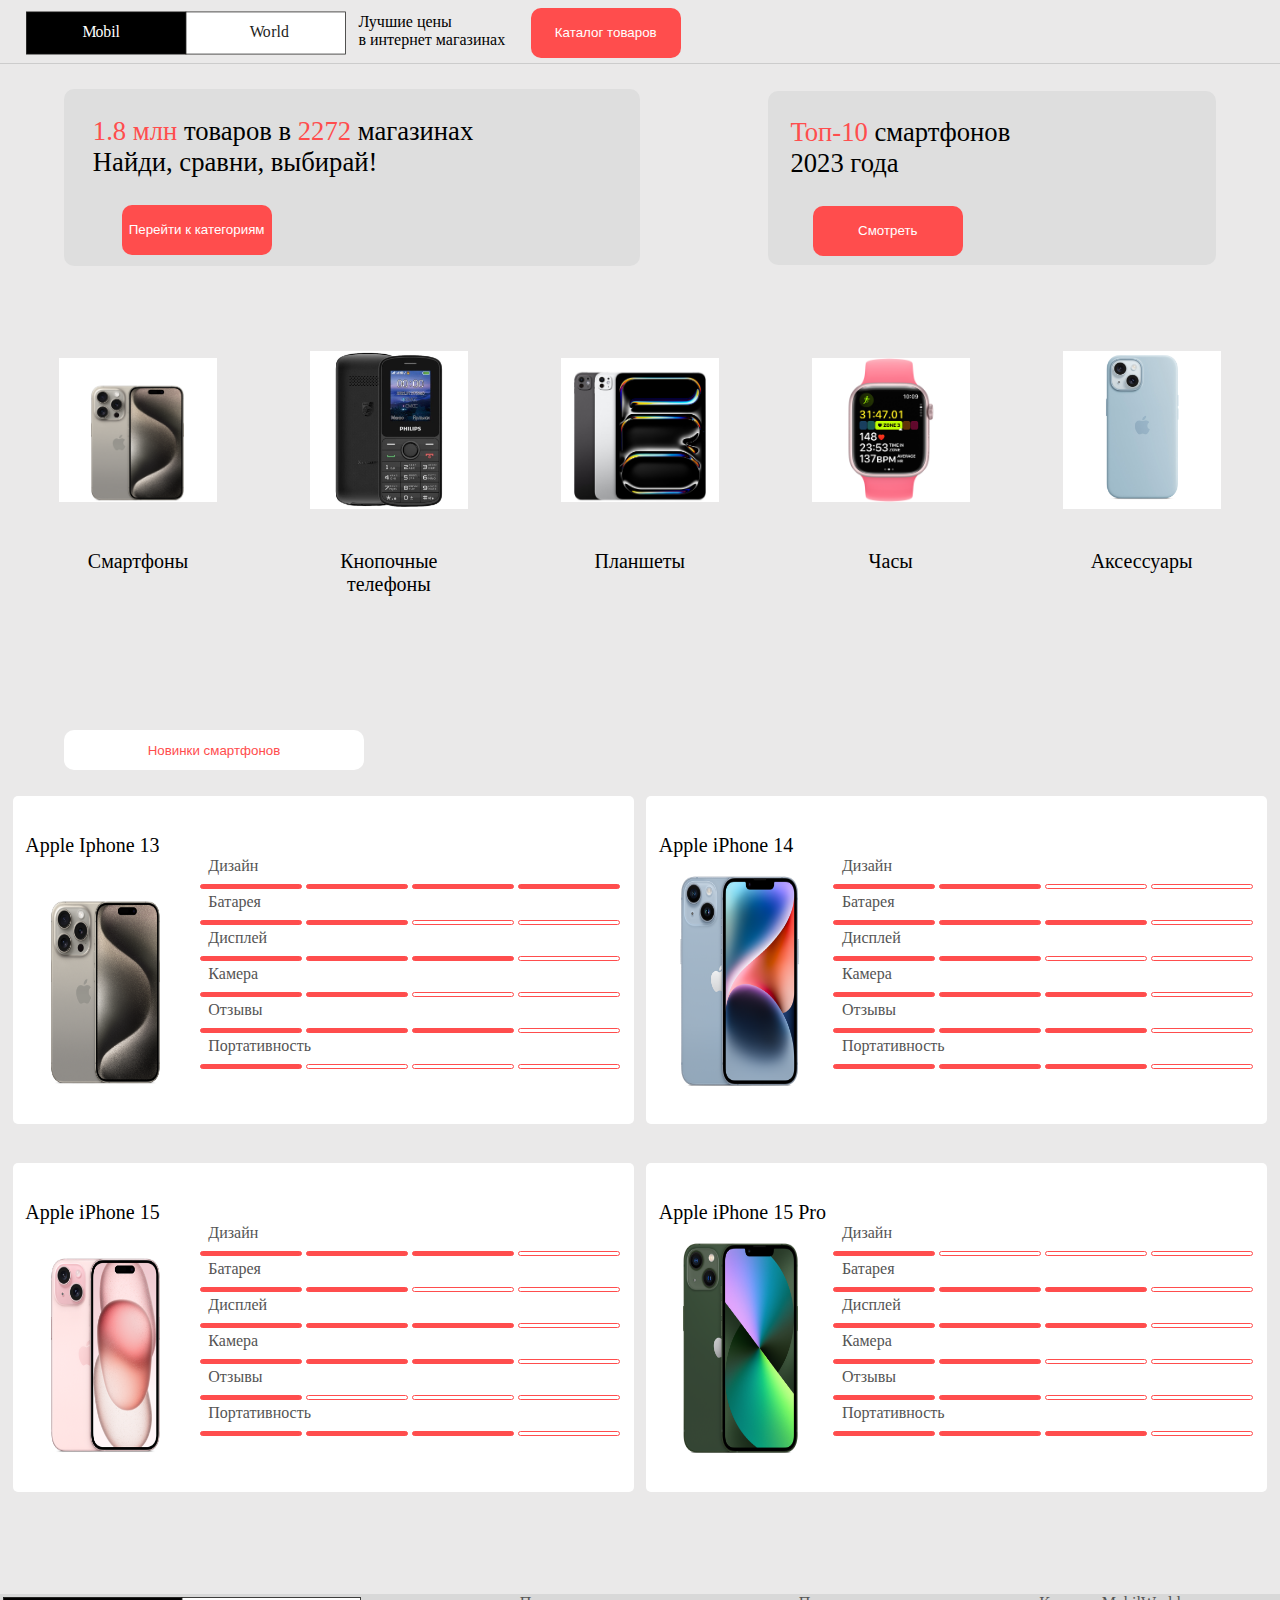
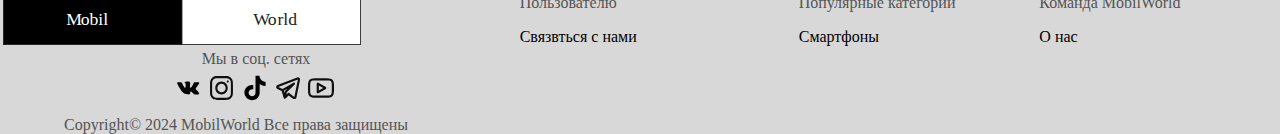
<file: index.html>
<!DOCTYPE html>
<html lang="en">

<head>
    <meta charset="UTF-8">
    <meta name="viewport" content="width=device-width, initial-scale=1.0">
    <link rel="stylesheet" href="common.css">
    <link rel="stylesheet" href="main.css">
    <title>MobilWorld.com</title>
</head>

<body>
    <div class="container">
        <header>
            <button class="ham" id="ham"></button>
            <?xml version="1.0" encoding="UTF-8"?>
            <svg id="_Слой_1" data-name="Слой 1" xmlns="http://www.w3.org/2000/svg" viewBox="0 0 424.73 56.93">
                <defs>
                    <style>
                        .cls-1 {
                            fill: #1d1d1b;
                        }

                        .cls-1,
                        .cls-2 {
                            font-family: MyriadPro-Regular, 'Myriad Pro';
                            font-size: 21px;
                        }

                        .cls-3 {
                            letter-spacing: 0em;
                        }

                        .cls-4 {
                            letter-spacing: 0em;
                        }

                        .cls-5 {
                            letter-spacing: 0em;
                        }

                        .cls-6,
                        .cls-2 {
                            fill: #fff;
                        }

                        .cls-6,
                        .cls-7 {
                            stroke: #1d1d1b;
                            stroke-miterlimit: 10;
                        }

                        .cls-8 {
                            letter-spacing: -.03em;
                        }
                    </style>
                </defs>
                <rect class="cls-7" x=".5" y=".5" width="211.86" height="55.93" />
                <rect class="cls-6" x="212.36" y=".5" width="211.86" height="55.93" />
                <text class="cls-2" transform="translate(75.12 33.59)">
                    <tspan class="cls-5" x="0" y="0">M</tspan>
                    <tspan x="17.01" y="0">obil</tspan>
                </text>
                <text class="cls-1" transform="translate(297.04 33.59)">
                    <tspan class="cls-8" x="0" y="0">W</tspan>
                    <tspan class="cls-3" x="17.07" y="0">o</tspan>
                    <tspan class="cls-4" x="28.6" y="0">r</tspan>
                    <tspan x="35.55" y="0">ld</tspan>
                </text>
            </svg>
            <span>Лучшие цены<br>
                в интернет магазинах</span>
            <button id="menu-button">Каталог товаров</button>
        </header>
        <div class="dropdown" id="dropdown">
            <div class="cat">
                <p>Каталог товаров</p>
                <button onclick="sphones()">Смартфоны</button>
                <button onclick="tabs()">Планшеты</button>
                <button onclick="watch()">Часы</button>
                <button>Аксессуары</button>
            </div>
            <div class="smart">
                <p>Смартфоны</p>
                <button onclick="sphones()">Все смартфоны</button>
                <button><span>New</span> Новинки смартфонов</button>
                <button>Недорогие смартфоны</button>
                <button>Смартфоны на Android</button>
                <button>Премиум смартфоны</button>
                <button>Кнопочные телефоны</button>
                <button>Apple</button>
                <button>Xiaomi</button>
                <button>Samsumg</button>
                <button>Honor</button>
                <button>Realme</button>
                <button>Tecno</button>
                <button>INFINIX</button>
                <button>POCO</button>
            </div>
            <div class="apple">
                <p>Apple</p>
                <button>Все смартфоны Apple</button>
                <button><span>New</span> Iphone 14 Pro Max</button>
                <button><span>New</span> Iphone 14 Pro</button>
                <button><span>New</span> Iphone 14 Plus</button>
                <button><span>New</span> Iphone 14</button>
                <button>Iphone 13 Pro Max</button>
                <button>Iphone 13 Pro</button>
                <button>Iphone 13</button>
                <button>Iphone 13 Mini</button>
                <button>Iphone 12</button>
                <button>Iphone 11</button>
            </div>
        </div>
        <div class="promote">
            <div class="cp1">
                <p><span>1.8 млн </span>товаров в<span> 2272</span> магазинах<br>
                    Найди, сравни, выбирай!
                </p>
                <button onclick="sphones()">Перейти к категориям</button>
            </div>
            <div class="cp2">
                <p><span>Топ-10</span> смартфонов<br>
                    2023 года</p>
                <button onclick="ten()">Смотреть</button>
            </div>
        </div>
        <div class="categories">
            <div class="sphones" onclick="sphones()"></div>
            <div class="knop"></div>
            <div class="tabs" onclick="tabs()"></div>
            <div class="swatch" onclick="watch()"></div>
            <div class="acs"></div>
            <div class="captions">
                <p>Смартфоны</p>
                <p>Кнопочные<br>телефоны</p>
                <p>Планшеты</p>
                <p>Часы</p>
                <p>Аксессуары</p>
            </div>
        </div>
        <div class="new">
            <button>Новинки смартфонов</button>
            <div class="smth">
                <span>Apple Iphone 13</span>
                <img src="pics/sphone.png">
                <div class="stats">
                    <div class="design">
                        <span>Дизайн</span>
                        <div class="bar"></div>
                        <div class="bar"></div>
                        <div class="bar"></div>
                        <div class="bar"></div>
                    </div>
                    <div class="batery">
                        <span>Батарея</span>
                        <div class="bar"></div>
                        <div class="bar"></div>
                        <div class="bar1"></div>
                        <div class="bar1"></div>
                    </div>
                    <div class="display">
                        <span>Дисплей</span>
                        <div class="bar"></div>
                        <div class="bar"></div>
                        <div class="bar"></div>
                        <div class="bar1"></div>
                    </div>
                    <div class="camera">
                        <span>Камера</span>
                        <div class="bar"></div>
                        <div class="bar"></div>
                        <div class="bar1"></div>
                        <div class="bar1"></div>
                    </div>
                    <div class="answer">
                        <span>Отзывы</span>
                        <div class="bar"></div>
                        <div class="bar"></div>
                        <div class="bar"></div>
                        <div class="bar"></div>
                    </div>
                    <div class="port">
                        <span>Портативность</span>
                        <div class="bar"></div>
                        <div class="bar1"></div>
                        <div class="bar1"></div>
                        <div class="bar1"></div>
                    </div>
                </div>

            </div>
            <div class="smth">
                <span>Apple iPhone 14</span>
                <img src="pics/top3.png">
                <div class="stats">
                    <div class="design">
                        <span>Дизайн</span>
                        <div class="bar"></div>
                        <div class="bar"></div>
                        <div class="bar1"></div>
                        <div class="bar1"></div>
                    </div>
                    <div class="batery">
                        <span>Батарея</span>
                        <div class="bar"></div>
                        <div class="bar"></div>
                        <div class="bar"></div>
                        <div class="bar1"></div>
                    </div>
                    <div class="display">
                        <span>Дисплей</span>
                        <div class="bar"></div>
                        <div class="bar"></div>
                        <div class="bar1"></div>
                        <div class="bar1"></div>
                    </div>
                    <div class="camera">
                        <span>Камера</span>
                        <div class="bar"></div>
                        <div class="bar"></div>
                        <div class="bar"></div>
                        <div class="bar"></div>
                    </div>
                    <div class="answer">
                        <span>Отзывы</span>
                        <div class="bar"></div>
                        <div class="bar"></div>
                        <div class="bar"></div>
                        <div class="bar"></div>
                    </div>
                    <div class="port">
                        <span>Портативность</span>
                        <div class="bar"></div>
                        <div class="bar"></div>
                        <div class="bar"></div>
                        <div class="bar1"></div>
                    </div>
                </div>
            </div>
            <div class="smth">
                <span>Apple iPhone 15</span>
                <img src="pics/top2.png">
                <div class="stats">
                    <div class="design">
                        <span>Дизайн</span>
                        <div class="bar"></div>
                        <div class="bar"></div>
                        <div class="bar"></div>
                        <div class="bar1"></div>
                    </div>
                    <div class="batery">
                        <span>Батарея</span>
                        <div class="bar"></div>
                        <div class="bar"></div>
                        <div class="bar1"></div>
                        <div class="bar1"></div>
                    </div>
                    <div class="display">
                        <span>Дисплей</span>
                        <div class="bar"></div>
                        <div class="bar"></div>
                        <div class="bar"></div>
                        <div class="bar"></div>
                    </div>
                    <div class="camera">
                        <span>Камера</span>
                        <div class="bar"></div>
                        <div class="bar"></div>
                        <div class="bar"></div>
                        <div class="bar"></div>
                    </div>
                    <div class="answer">
                        <span>Отзывы</span>
                        <div class="bar"></div>
                        <div class="bar1"></div>
                        <div class="bar1"></div>
                        <div class="bar1"></div>
                    </div>
                    <div class="port">
                        <span>Портативность</span>
                        <div class="bar"></div>
                        <div class="bar"></div>
                        <div class="bar"></div>
                        <div class="bar1"></div>
                    </div>
                </div>
            </div>
            <div class="smth">
                <span>Apple iPhone 15 Pro</span>
                <img src="pics/top4.png">
                <div class="stats">
                    <div class="design">
                        <span>Дизайн</span>
                        <div class="bar"></div>
                        <div class="bar1"></div>
                        <div class="bar1"></div>
                        <div class="bar1"></div>
                    </div>
                    <div class="batery">
                        <span>Батарея</span>
                        <div class="bar"></div>
                        <div class="bar"></div>
                        <div class="bar"></div>
                        <div class="bar"></div>
                    </div>
                    <div class="display">
                        <span>Дисплей</span>
                        <div class="bar"></div>
                        <div class="bar"></div>
                        <div class="bar"></div>
                        <div class="bar1"></div>
                    </div>
                    <div class="camera">
                        <span>Камера</span>
                        <div class="bar"></div>
                        <div class="bar"></div>
                        <div class="bar1"></div>
                        <div class="bar1"></div>
                    </div>
                    <div class="answer">
                        <span>Отзывы</span>
                        <div class="bar"></div>
                        <div class="bar"></div>
                        <div class="bar1"></div>
                        <div class="bar1"></div>
                    </div>
                    <div class="port">
                        <span>Портативность</span>
                        <div class="bar"></div>
                        <div class="bar"></div>
                        <div class="bar"></div>
                        <div class="bar"></div>
                    </div>
                </div>
            </div>
        </div>
        <footer>
            <div class="left">
                <img src="logo.svg">
                <span>Мы в соц. сетях</span>
                <div class="soc">
                    <img src="pics/vk-svgrepo-com.svg">
                    <img src="pics/instagram-svgrepo-com.svg">
                    <img src="pics/tiktok-svgrepo-com.svg">
                    <img src="pics/telegram-svgrepo-com.svg">
                    <img src="pics/youtube-svgrepo-com.svg">
                </div>
            </div>
            <div class="right">
                <div class="for-user">
                    <span>Пользователю</span>
                    <p>Связвться с нами</p>         
                </div>
                <div class="popular">
                    <span>Популярные категории</span>
                    <p>Смартфоны</p>
                </div>
                <div class="team">
                    <span>Команда MobilWorld</span>
                    <p>О нас</p>
                </div>
            </div>
            <span class="copy">Copyright© 2024 MobilWorld Все права защищены</span>
        </footer>
    </div>
</body>
<script src="scripts.js"></script>
</html>
</file>
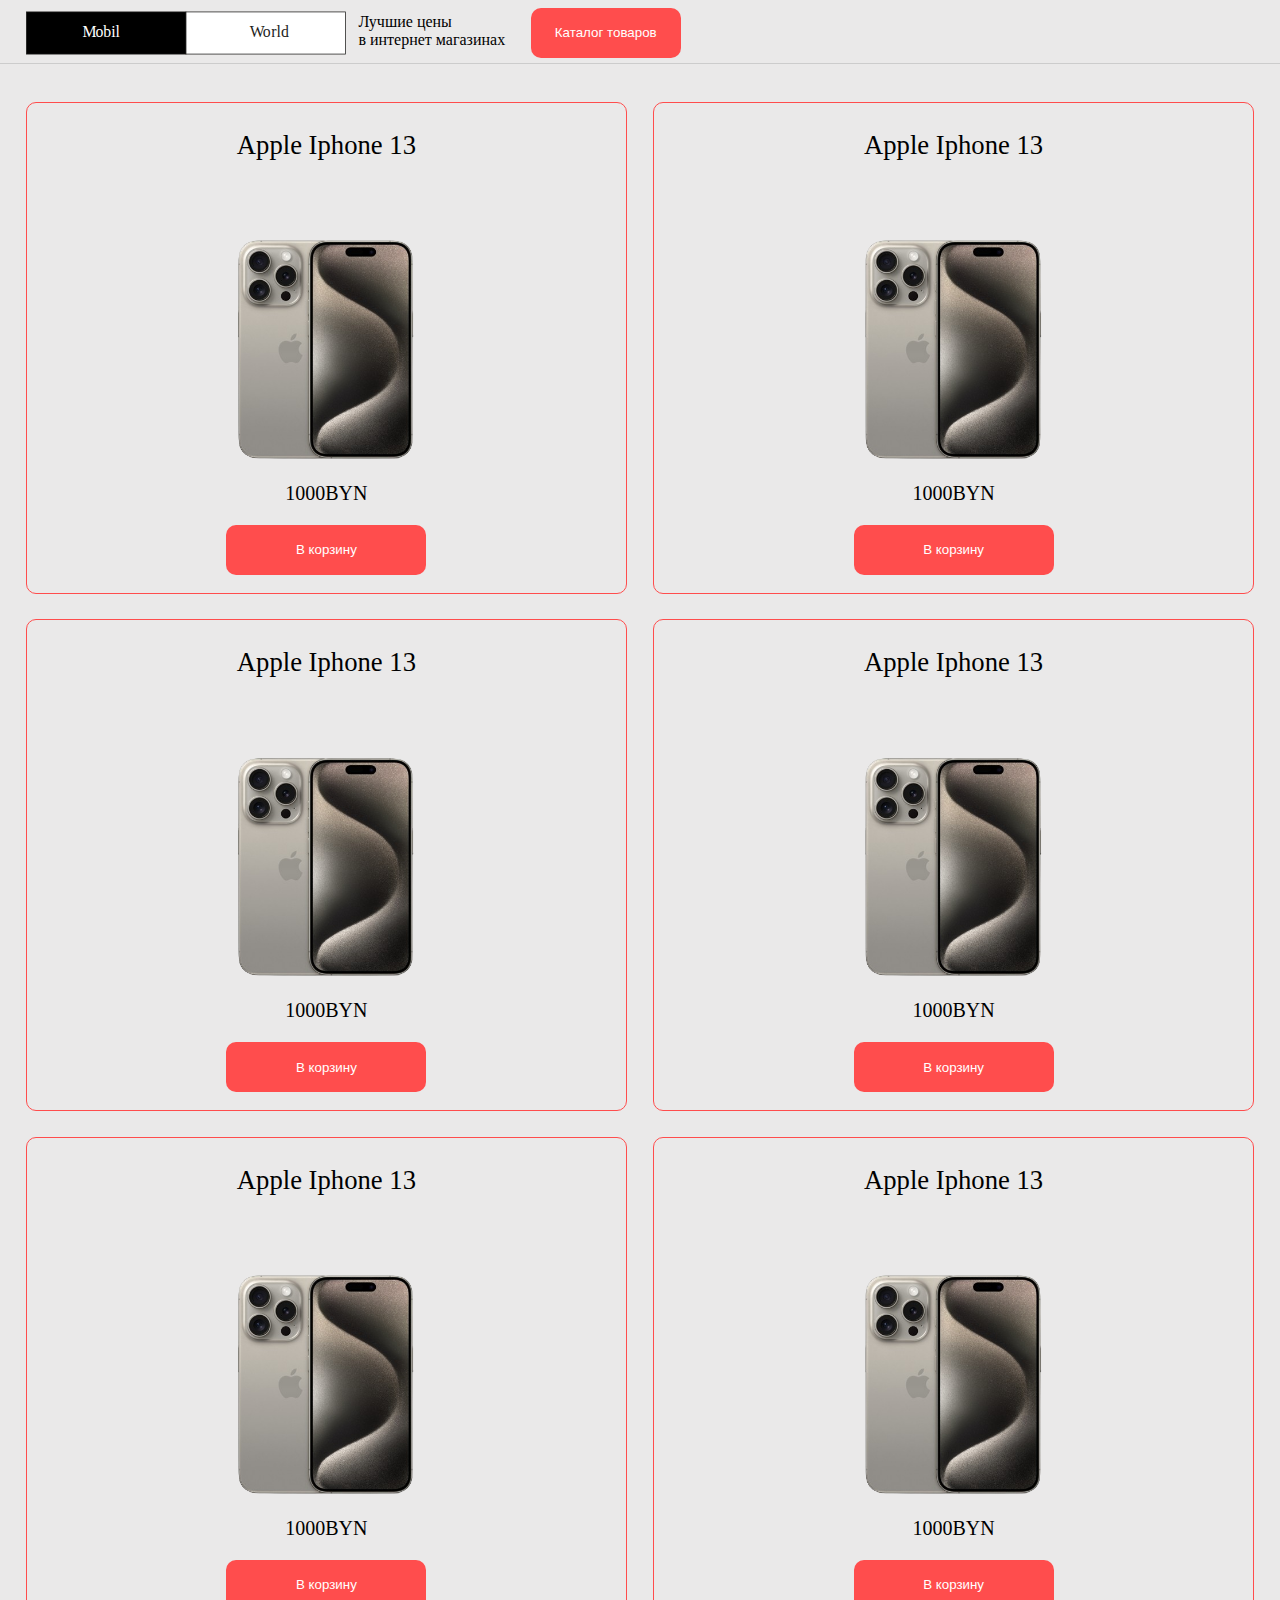
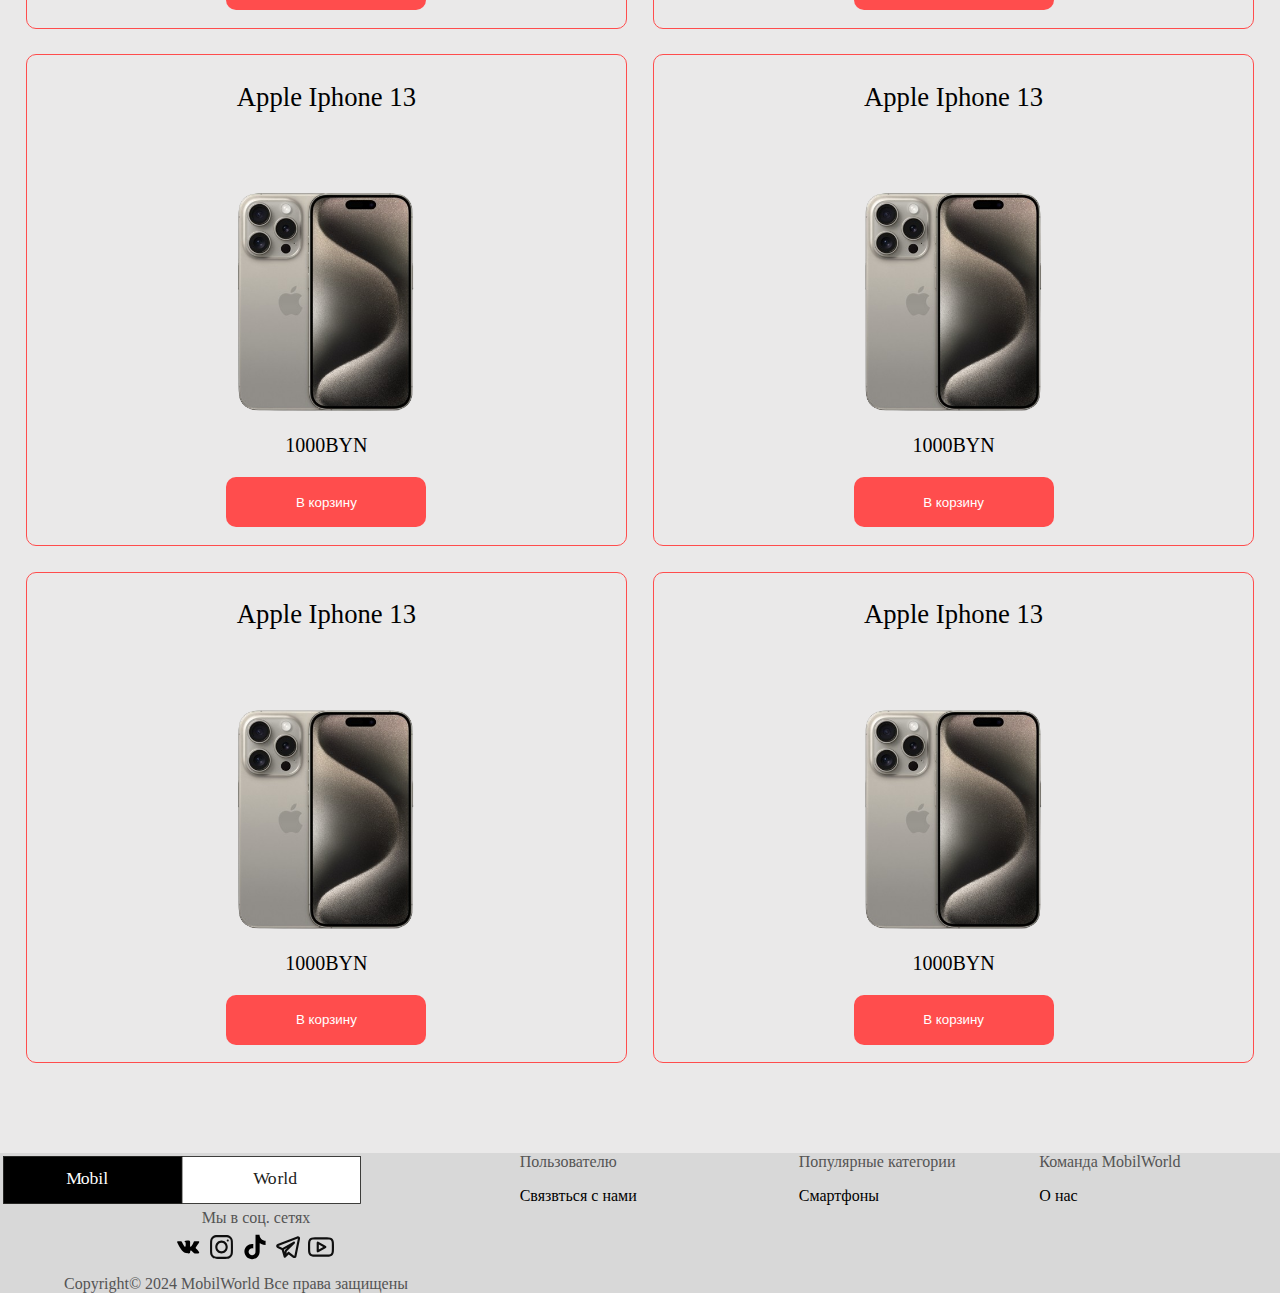
<file: sphones.html>
<!DOCTYPE html>
<html lang="en">
<head>
    <meta charset="UTF-8">
    <meta name="viewport" content="width=device-width, initial-scale=1.0">
    <link rel="stylesheet" href="common.css">
    <link rel="stylesheet" href="sphones.css">
    <title>MobilWorld.com</title>
</head>
<body>
    <div class="container">
        <header>
            <button class="ham" id="ham"></button>
            <?xml version="1.0" encoding="UTF-8"?>
            <svg id="_Слой_1" data-name="Слой 1" xmlns="http://www.w3.org/2000/svg" viewBox="0 0 424.73 56.93">
                <defs>
                    <style>
                        .cls-1 {
                            fill: #1d1d1b;
                        }

                        .cls-1,
                        .cls-2 {
                            font-family: MyriadPro-Regular, 'Myriad Pro';
                            font-size: 21px;
                        }

                        .cls-3 {
                            letter-spacing: 0em;
                        }

                        .cls-4 {
                            letter-spacing: 0em;
                        }

                        .cls-5 {
                            letter-spacing: 0em;
                        }

                        .cls-6,
                        .cls-2 {
                            fill: #fff;
                        }

                        .cls-6,
                        .cls-7 {
                            stroke: #1d1d1b;
                            stroke-miterlimit: 10;
                        }

                        .cls-8 {
                            letter-spacing: -.03em;
                        }
                    </style>
                </defs>
                <rect class="cls-7" x=".5" y=".5" width="211.86" height="55.93" />
                <rect class="cls-6" x="212.36" y=".5" width="211.86" height="55.93" />
                <text class="cls-2" transform="translate(75.12 33.59)">
                    <tspan class="cls-5" x="0" y="0">M</tspan>
                    <tspan x="17.01" y="0">obil</tspan>
                </text>
                <text class="cls-1" transform="translate(297.04 33.59)">
                    <tspan class="cls-8" x="0" y="0">W</tspan>
                    <tspan class="cls-3" x="17.07" y="0">o</tspan>
                    <tspan class="cls-4" x="28.6" y="0">r</tspan>
                    <tspan x="35.55" y="0">ld</tspan>
                </text>
            </svg>
            <span>Лучшие цены<br>
                в интернет магазинах</span>
            <button id="menu-button">Каталог товаров</button>
        </header>
        <div class="dropdown" id="dropdown">
            <div class="cat">
                <p>Каталог товаров</p>
                <button onclick="sphones()">Смартфоны</button>
                <button onclick="tabs()">Планшеты</button>
                <button onclick="watch()">Часы</button>
                <button>Аксессуары</button>
            </div>
            <div class="smart">
                <p>Смартфоны</p>
                <button onclick="sphones()">Все смартфоны</button>
                <button><span>New</span> Новинки смартфонов</button>
                <button>Недорогие смартфоны</button>
                <button>Смартфоны на Android</button>
                <button>Премиум смартфоны</button>
                <button>Кнопочные телефоны</button>
                <button>Apple</button>
                <button>Xiaomi</button>
                <button>Samsumg</button>
                <button>Honor</button>
                <button>Realme</button>
                <button>Tecno</button>
                <button>INFINIX</button>
                <button>POCO</button>
            </div>
            <div class="apple">
                <p>Apple</p>
                <button>Все смартфоны Apple</button>
                <button><span>New</span> Iphone 14 Pro Max</button>
                <button><span>New</span> Iphone 14 Pro</button>
                <button><span>New</span> Iphone 14 Plus</button>
                <button><span>New</span> Iphone 14</button>
                <button>Iphone 13 Pro Max</button>
                <button>Iphone 13 Pro</button>
                <button>Iphone 13</button>
                <button>Iphone 13 Mini</button>
                <button>Iphone 12</button>
                <button>Iphone 11</button>
            </div>
        </div>
    </div>
    <div class="goods">

    </div>
    <footer>
        <div class="left">
            <img src="logo.svg">
            <span>Мы в соц. сетях</span>
            <div class="soc">
                <img src="pics/vk-svgrepo-com.svg">
                <img src="pics/instagram-svgrepo-com.svg">
                <img src="pics/tiktok-svgrepo-com.svg">
                <img src="pics/telegram-svgrepo-com.svg">
                <img src="pics/youtube-svgrepo-com.svg">
            </div>
        </div>
        <div class="right">
            <div class="for-user">
                <span>Пользователю</span>
                <p>Связвться с нами</p>
            </div>
            <div class="popular">
                <span>Популярные категории</span>
                <p>Смартфоны</p>
            </div>
            <div class="team">
                <span>Команда MobilWorld</span>
                <p>О нас</p>
            </div>
        </div>
        <span class="copy">Copyright© 2024 MobilWorld Все права защищены</span>
    </footer>
    </div>
</body>
<script src="scripts.js"></script>
<script src="display-new.js"></script>
</html>
</file>
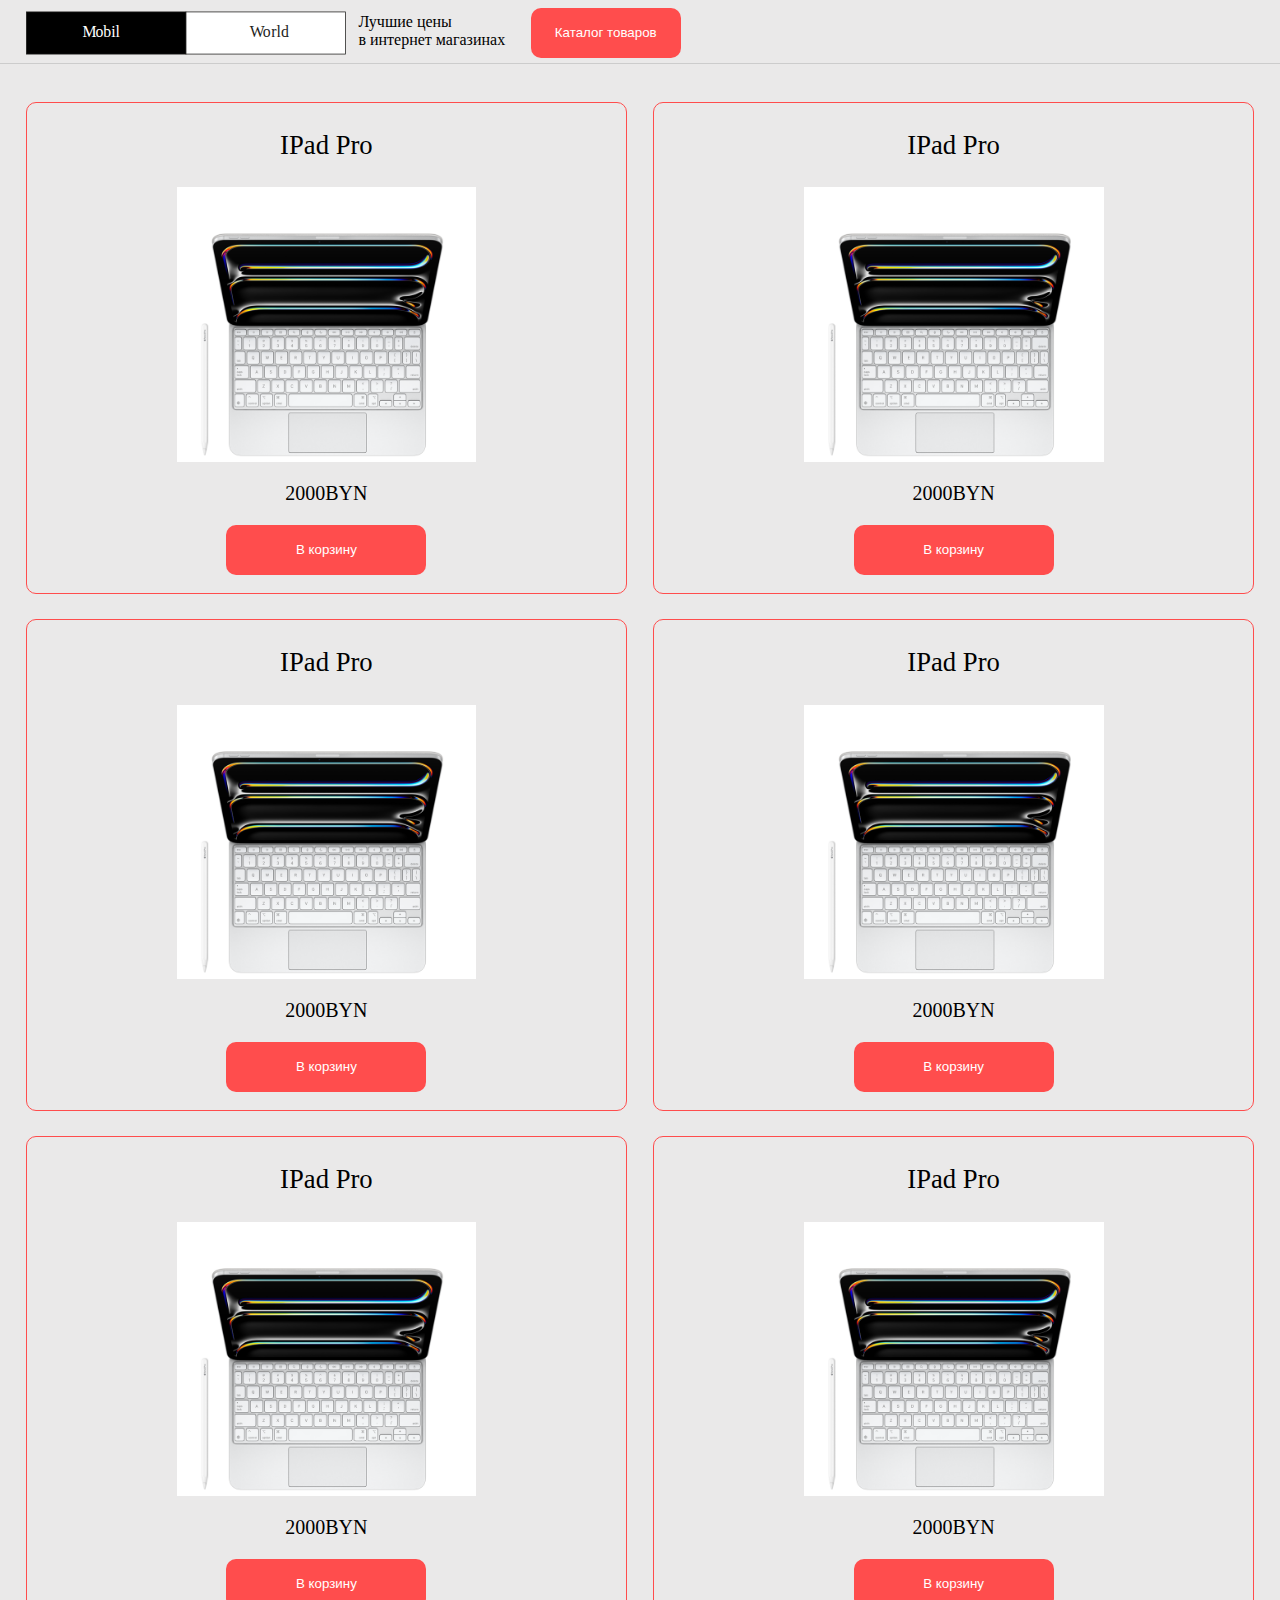
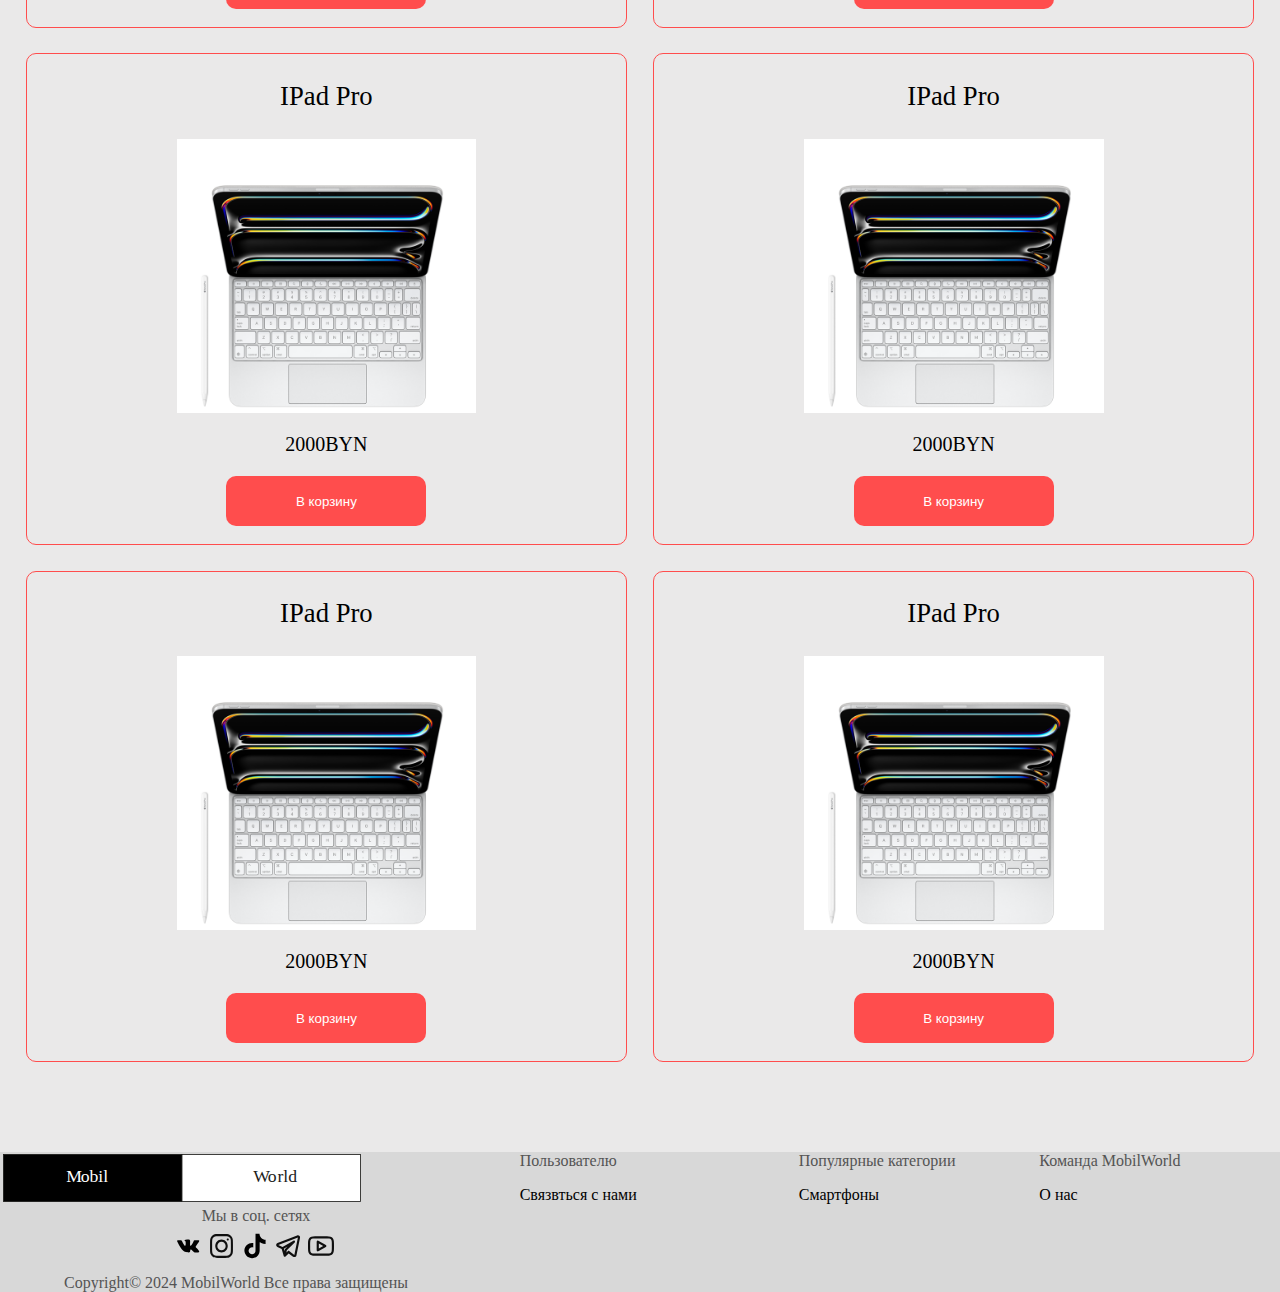
<file: tablets.html>
<!DOCTYPE html>
<html lang="en">
<head>
    <meta charset="UTF-8">
    <meta name="viewport" content="width=device-width, initial-scale=1.0">
    <link rel="stylesheet" href="common.css">
    <link rel="stylesheet" href="sphones.css">
    <title>MobilWorld.com</title>
</head>
<body>
    <div class="container">
        <header>
            <button class="ham" id="ham"></button>
            <?xml version="1.0" encoding="UTF-8"?>
            <svg id="_Слой_1" data-name="Слой 1" xmlns="http://www.w3.org/2000/svg" viewBox="0 0 424.73 56.93">
                <defs>
                    <style>
                        .cls-1 {
                            fill: #1d1d1b;
                        }

                        .cls-1,
                        .cls-2 {
                            font-family: MyriadPro-Regular, 'Myriad Pro';
                            font-size: 21px;
                        }

                        .cls-3 {
                            letter-spacing: 0em;
                        }

                        .cls-4 {
                            letter-spacing: 0em;
                        }

                        .cls-5 {
                            letter-spacing: 0em;
                        }

                        .cls-6,
                        .cls-2 {
                            fill: #fff;
                        }

                        .cls-6,
                        .cls-7 {
                            stroke: #1d1d1b;
                            stroke-miterlimit: 10;
                        }

                        .cls-8 {
                            letter-spacing: -.03em;
                        }
                    </style>
                </defs>
                <rect class="cls-7" x=".5" y=".5" width="211.86" height="55.93" />
                <rect class="cls-6" x="212.36" y=".5" width="211.86" height="55.93" />
                <text class="cls-2" transform="translate(75.12 33.59)">
                    <tspan class="cls-5" x="0" y="0">M</tspan>
                    <tspan x="17.01" y="0">obil</tspan>
                </text>
                <text class="cls-1" transform="translate(297.04 33.59)">
                    <tspan class="cls-8" x="0" y="0">W</tspan>
                    <tspan class="cls-3" x="17.07" y="0">o</tspan>
                    <tspan class="cls-4" x="28.6" y="0">r</tspan>
                    <tspan x="35.55" y="0">ld</tspan>
                </text>
            </svg>
            <span>Лучшие цены<br>
                в интернет магазинах</span>
            <button id="menu-button">Каталог товаров</button>
        </header>
        <div class="dropdown" id="dropdown">
            <div class="cat">
                <p>Каталог товаров</p>
                <button onclick="sphones()">Смартфоны</button>
                <button onclick="tabs()">Планшеты</button>
                <button onclick="watch()">Часы</button>
                <button>Аксессуары</button>
            </div>
            <div class="smart">
                <p>Смартфоны</p>
                <button onclick="sphones()">Все смартфоны</button>
                <button><span>New</span> Новинки смартфонов</button>
                <button>Недорогие смартфоны</button>
                <button>Смартфоны на Android</button>
                <button>Премиум смартфоны</button>
                <button>Кнопочные телефоны</button>
                <button>Apple</button>
                <button>Xiaomi</button>
                <button>Samsumg</button>
                <button>Honor</button>
                <button>Realme</button>
                <button>Tecno</button>
                <button>INFINIX</button>
                <button>POCO</button>
            </div>
            <div class="apple">
                <p>Apple</p>
                <button>Все смартфоны Apple</button>
                <button><span>New</span> Iphone 14 Pro Max</button>
                <button><span>New</span> Iphone 14 Pro</button>
                <button><span>New</span> Iphone 14 Plus</button>
                <button><span>New</span> Iphone 14</button>
                <button>Iphone 13 Pro Max</button>
                <button>Iphone 13 Pro</button>
                <button>Iphone 13</button>
                <button>Iphone 13 Mini</button>
                <button>Iphone 12</button>
                <button>Iphone 11</button>
            </div>
        </div>
    </div>
    <div class="goods">

    </div>
    <footer>
        <div class="left">
            <img src="logo.svg">
            <span>Мы в соц. сетях</span>
            <div class="soc">
                <img src="pics/vk-svgrepo-com.svg">
                <img src="pics/instagram-svgrepo-com.svg">
                <img src="pics/tiktok-svgrepo-com.svg">
                <img src="pics/telegram-svgrepo-com.svg">
                <img src="pics/youtube-svgrepo-com.svg">
            </div>
        </div>
        <div class="right">
            <div class="for-user">
                <span>Пользователю</span>
                <p>Связвться с нами</p>
            </div>
            <div class="popular">
                <span>Популярные категории</span>
                <p>Смартфоны</p>
            </div>
            <div class="team">
                <span>Команда MobilWorld</span>
                <p>О нас</p>
            </div>
        </div>
        <span class="copy">Copyright© 2024 MobilWorld Все права защищены</span>
    </footer>
    </div>
</body>
<script src="scripts.js"></script>
<script src="display-tablets.js"></script>
</html>
</file>
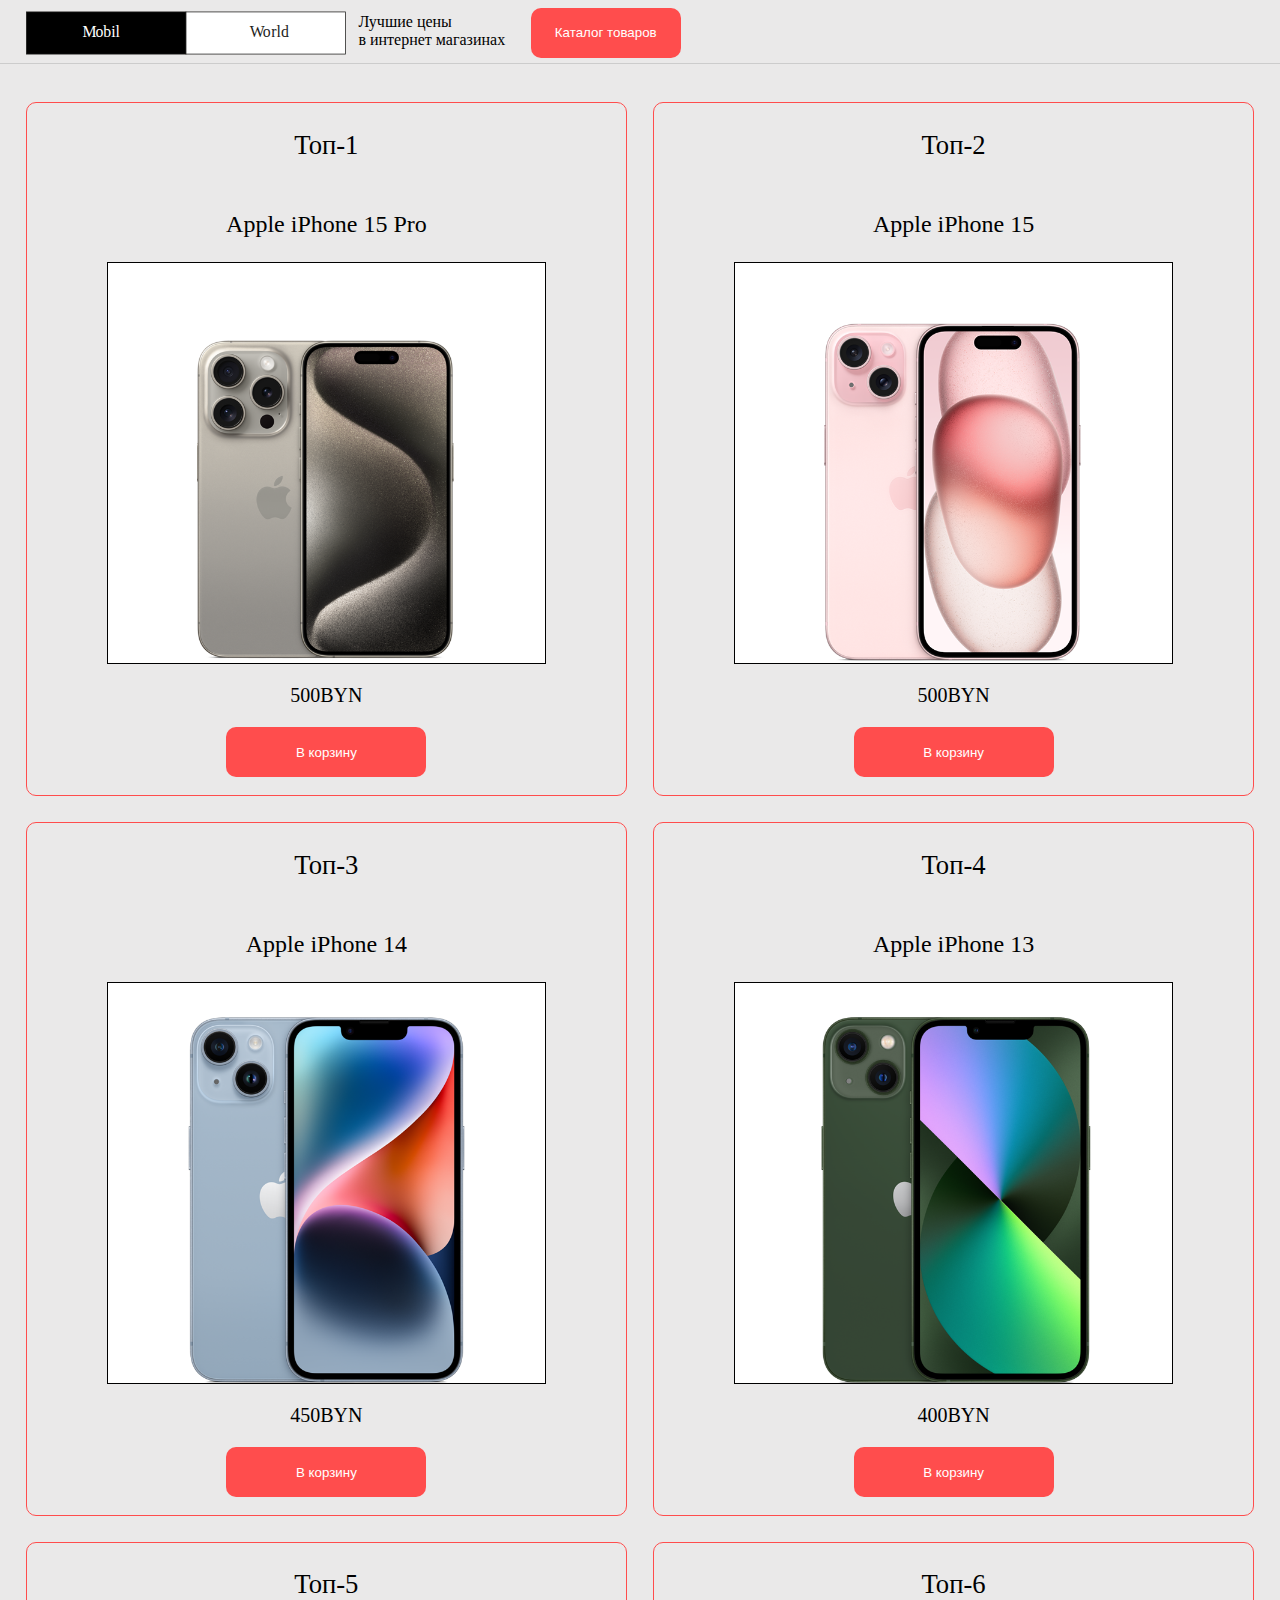
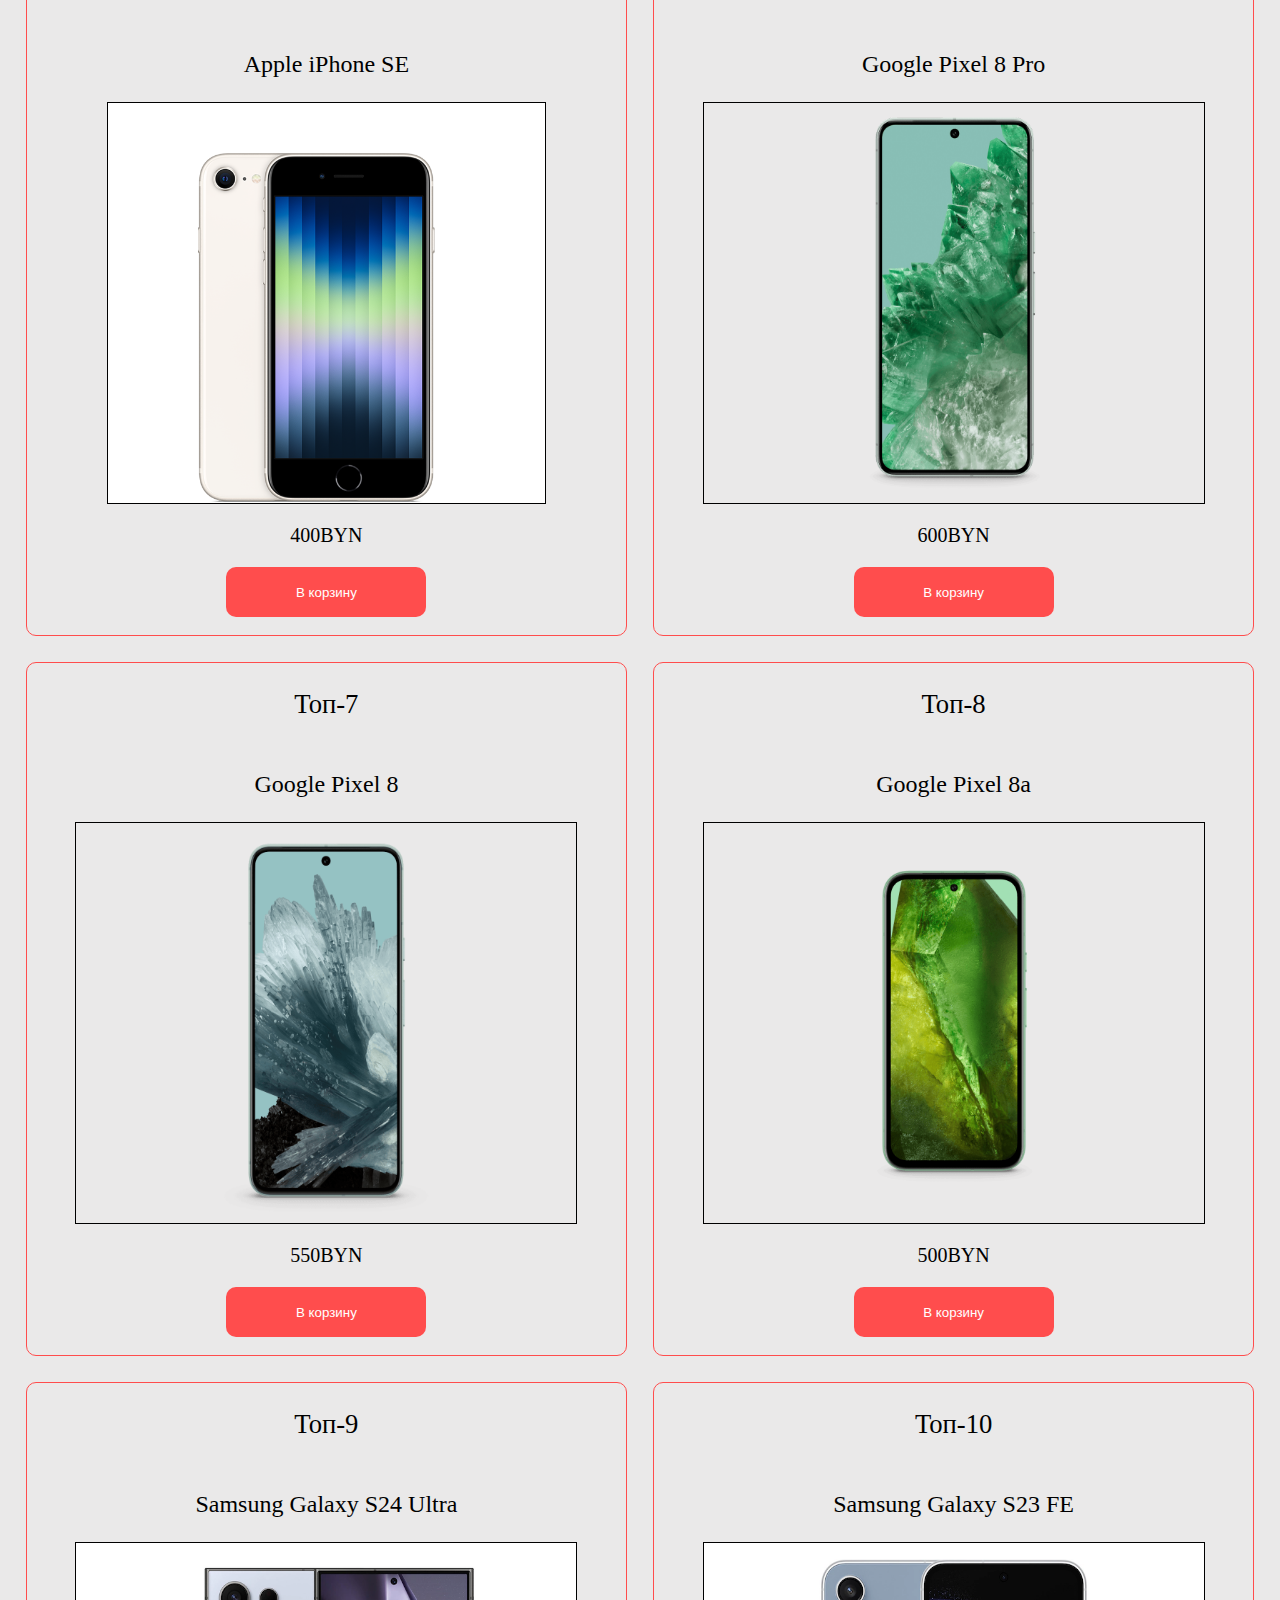
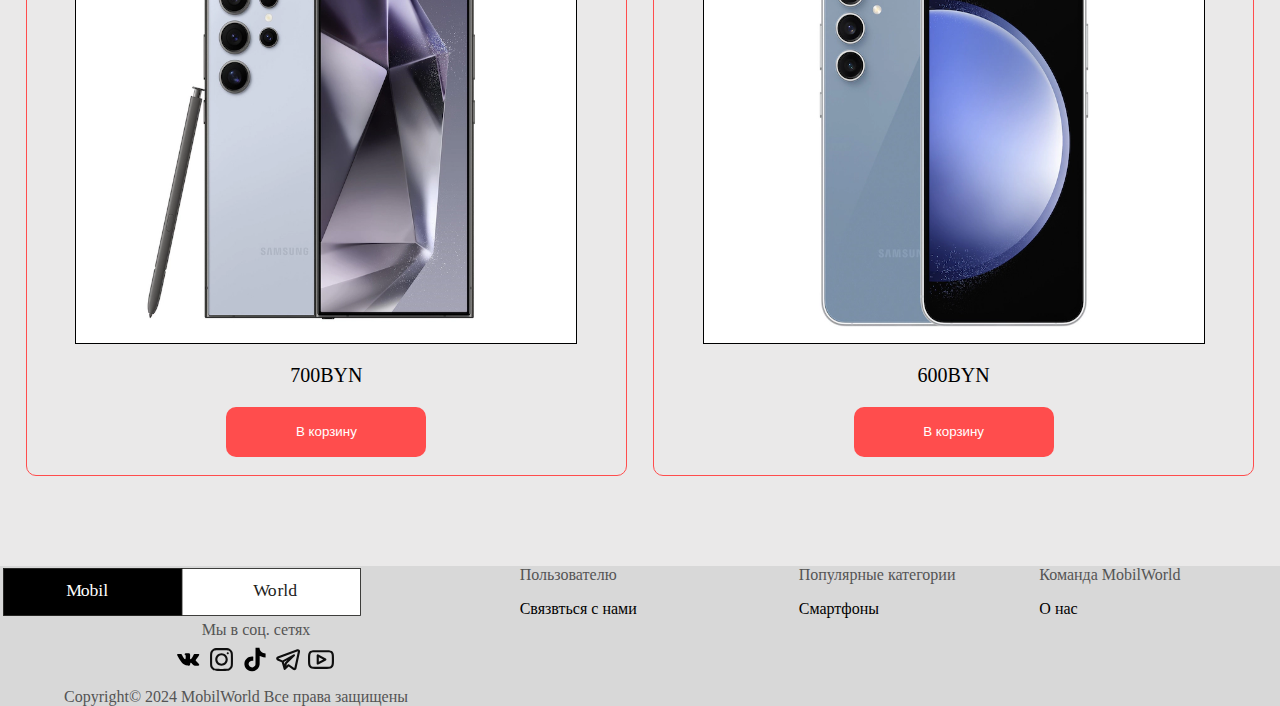
<file: top.html>
<!DOCTYPE html>
<html lang="en">
<head>
    <meta charset="UTF-8">
    <meta name="viewport" content="width=device-width, initial-scale=1.0">
    <link rel="stylesheet" href="common.css">
    <link rel="stylesheet" href="top.css">
    <title>MobilWorld.com</title>
    <script src="display-top.js"></script>
</head>
<body>
    <div class="container">
        <header>
            <button class="ham" id="ham"></button>
            <?xml version="1.0" encoding="UTF-8"?>
            <svg id="_Слой_1" data-name="Слой 1" xmlns="http://www.w3.org/2000/svg" viewBox="0 0 424.73 56.93">
                <defs>
                    <style>
                        .cls-1 {
                            fill: #1d1d1b;
                        }

                        .cls-1,
                        .cls-2 {
                            font-family: MyriadPro-Regular, 'Myriad Pro';
                            font-size: 21px;
                        }

                        .cls-3 {
                            letter-spacing: 0em;
                        }

                        .cls-4 {
                            letter-spacing: 0em;
                        }

                        .cls-5 {
                            letter-spacing: 0em;
                        }

                        .cls-6,
                        .cls-2 {
                            fill: #fff;
                        }

                        .cls-6,
                        .cls-7 {
                            stroke: #1d1d1b;
                            stroke-miterlimit: 10;
                        }

                        .cls-8 {
                            letter-spacing: -.03em;
                        }
                    </style>
                </defs>
                <rect class="cls-7" x=".5" y=".5" width="211.86" height="55.93" />
                <rect class="cls-6" x="212.36" y=".5" width="211.86" height="55.93" />
                <text class="cls-2" transform="translate(75.12 33.59)">
                    <tspan class="cls-5" x="0" y="0">M</tspan>
                    <tspan x="17.01" y="0">obil</tspan>
                </text>
                <text class="cls-1" transform="translate(297.04 33.59)">
                    <tspan class="cls-8" x="0" y="0">W</tspan>
                    <tspan class="cls-3" x="17.07" y="0">o</tspan>
                    <tspan class="cls-4" x="28.6" y="0">r</tspan>
                    <tspan x="35.55" y="0">ld</tspan>
                </text>
            </svg>
            <span>Лучшие цены<br>
                в интернет магазинах</span>
            <button id="menu-button">Каталог товаров</button>
        </header>
        <div class="dropdown" id="dropdown">
            <div class="cat">
                <p>Каталог товаров</p>
                <button onclick="sphones()">Смартфоны</button>
                <button onclick="tabs()">Планшеты</button>
                <button onclick="watch()">Часы</button>
                <button>Аксессуары</button>
            </div>
            <div class="smart">
                <p>Смартфоны</p>
                <button onclick="sphones()">Все смартфоны</button>
                <button><span>New</span> Новинки смартфонов</button>
                <button>Недорогие смартфоны</button>
                <button>Смартфоны на Android</button>
                <button>Премиум смартфоны</button>
                <button>Кнопочные телефоны</button>
                <button>Apple</button>
                <button>Xiaomi</button>
                <button>Samsumg</button>
                <button>Honor</button>
                <button>Realme</button>
                <button>Tecno</button>
                <button>INFINIX</button>
                <button>POCO</button>
            </div>
            <div class="apple">
                <p>Apple</p>
                <button>Все смартфоны Apple</button>
                <button><span>New</span> Iphone 14 Pro Max</button>
                <button><span>New</span> Iphone 14 Pro</button>
                <button><span>New</span> Iphone 14 Plus</button>
                <button><span>New</span> Iphone 14</button>
                <button>Iphone 13 Pro Max</button>
                <button>Iphone 13 Pro</button>
                <button>Iphone 13</button>
                <button>Iphone 13 Mini</button>
                <button>Iphone 12</button>
                <button>Iphone 11</button>
            </div>
        </div>
        <div class="goods">

        </div>
        <footer>
            <div class="left">
                <img src="logo.svg">
                <span>Мы в соц. сетях</span>
                <div class="soc">
                    <img src="pics/vk-svgrepo-com.svg">
                    <img src="pics/instagram-svgrepo-com.svg">
                    <img src="pics/tiktok-svgrepo-com.svg">
                    <img src="pics/telegram-svgrepo-com.svg">
                    <img src="pics/youtube-svgrepo-com.svg">
                </div>
            </div>
            <div class="right">
                <div class="for-user">
                    <span>Пользователю</span>
                    <p>Связвться с нами</p>
                </div>
                <div class="popular">
                    <span>Популярные категории</span>
                    <p>Смартфоны</p>
                </div>
                <div class="team">
                    <span>Команда MobilWorld</span>
                    <p>О нас</p>
                </div>
            </div>
            <span class="copy">Copyright© 2024 MobilWorld Все права защищены</span>
        </footer>
    </div>
</body>
<script src="scripts.js"></script>
</html>
</file>
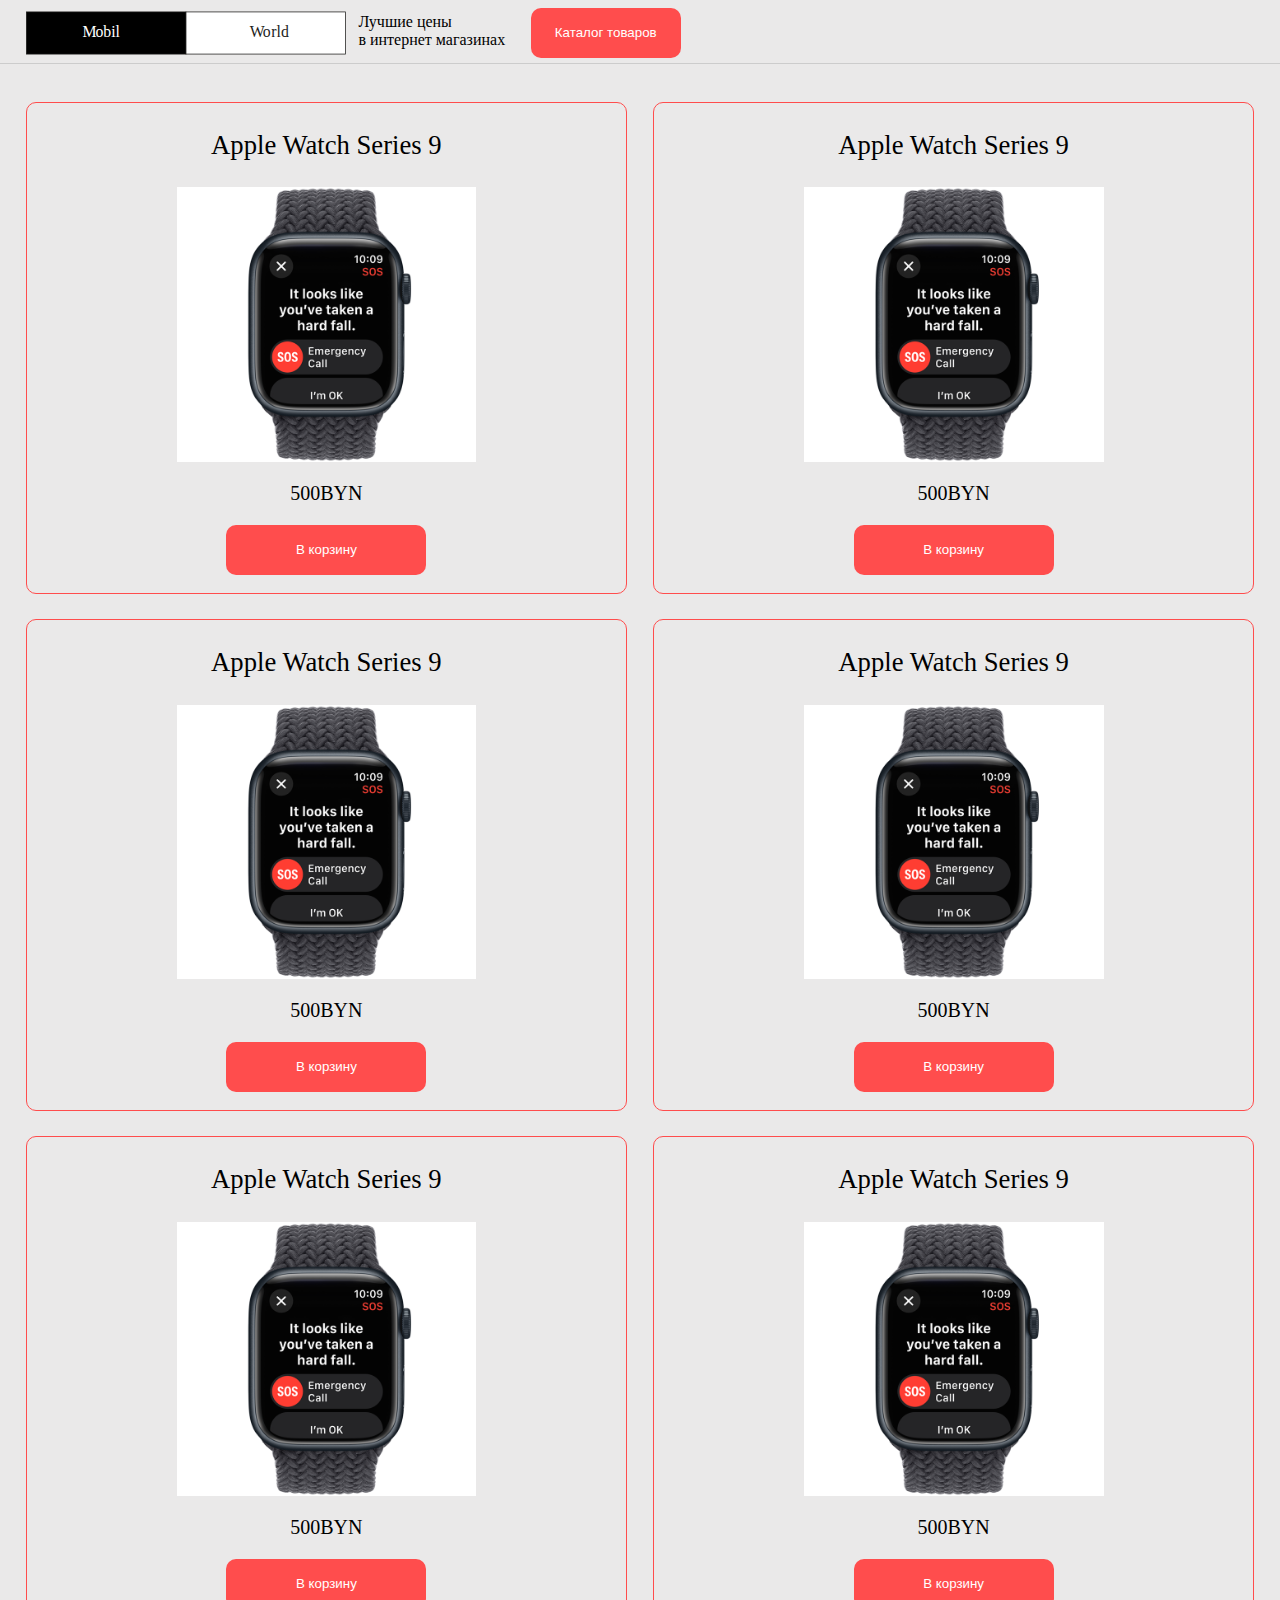
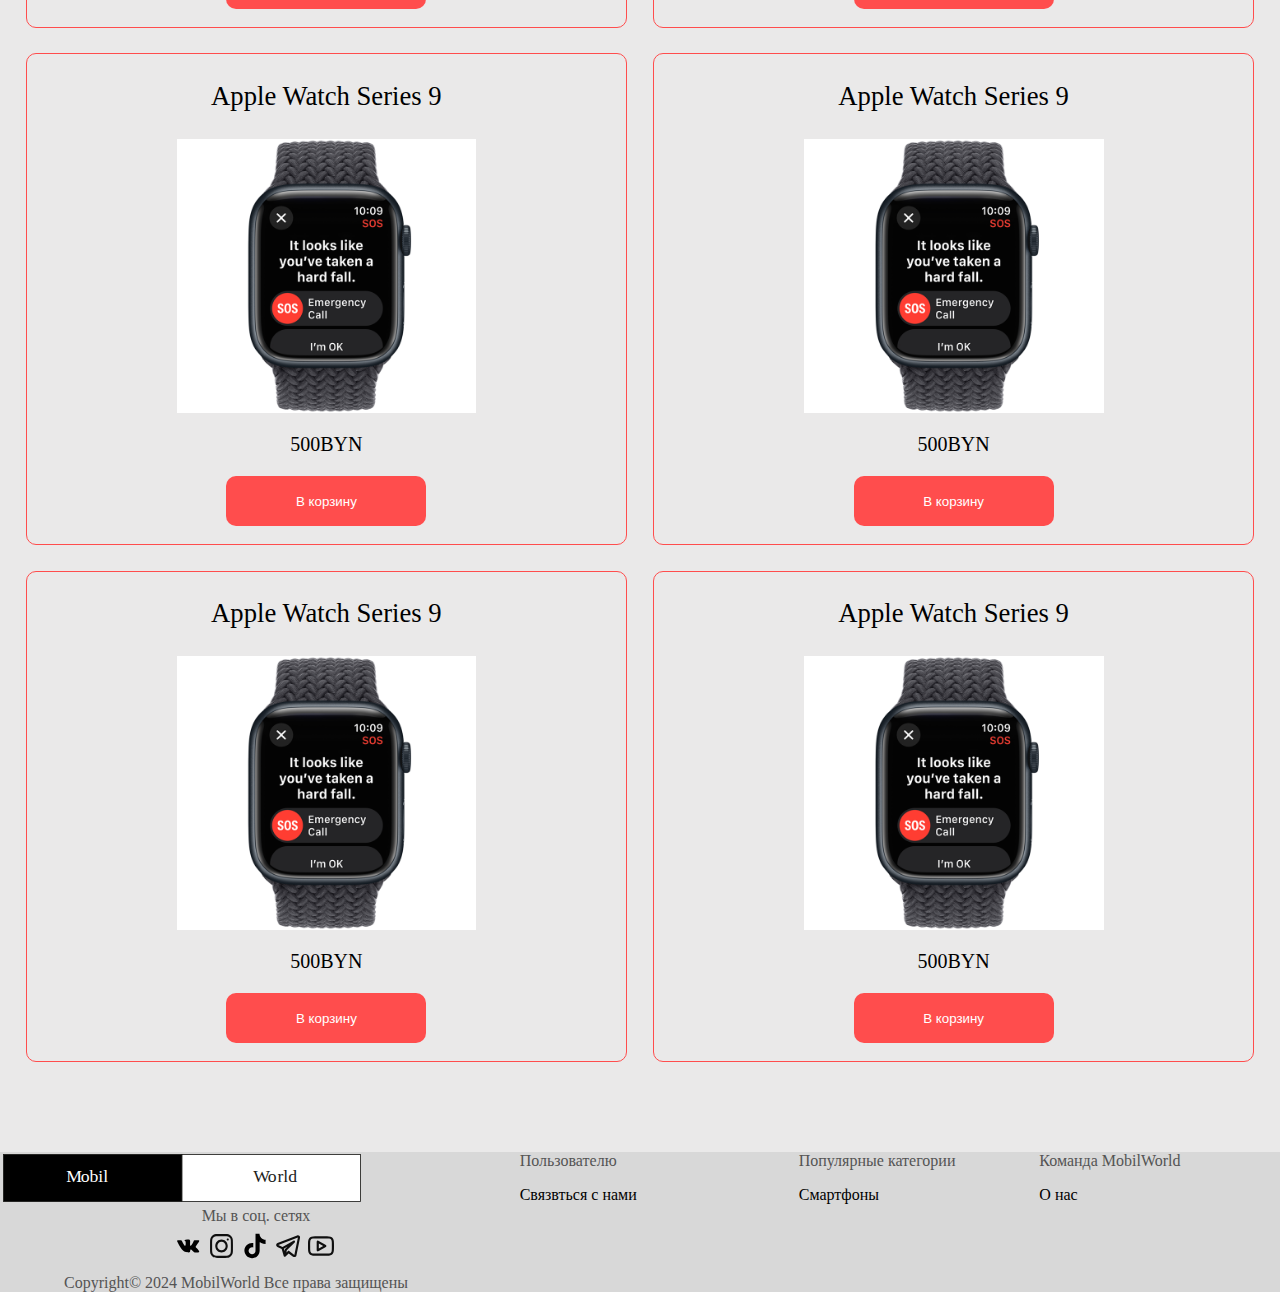
<file: watch.html>
<!DOCTYPE html>
<html lang="en">
<head>
    <meta charset="UTF-8">
    <meta name="viewport" content="width=device-width, initial-scale=1.0">
    <link rel="stylesheet" href="common.css">
    <link rel="stylesheet" href="sphones.css">
    <title>MobilWorld.com</title>
</head>
<body>
    <div class="container">
        <header>
            <button class="ham" id="ham"></button>
            <?xml version="1.0" encoding="UTF-8"?>
            <svg id="_Слой_1" data-name="Слой 1" xmlns="http://www.w3.org/2000/svg" viewBox="0 0 424.73 56.93">
                <defs>
                    <style>
                        .cls-1 {
                            fill: #1d1d1b;
                        }

                        .cls-1,
                        .cls-2 {
                            font-family: MyriadPro-Regular, 'Myriad Pro';
                            font-size: 21px;
                        }

                        .cls-3 {
                            letter-spacing: 0em;
                        }

                        .cls-4 {
                            letter-spacing: 0em;
                        }

                        .cls-5 {
                            letter-spacing: 0em;
                        }

                        .cls-6,
                        .cls-2 {
                            fill: #fff;
                        }

                        .cls-6,
                        .cls-7 {
                            stroke: #1d1d1b;
                            stroke-miterlimit: 10;
                        }

                        .cls-8 {
                            letter-spacing: -.03em;
                        }
                    </style>
                </defs>
                <rect class="cls-7" x=".5" y=".5" width="211.86" height="55.93" />
                <rect class="cls-6" x="212.36" y=".5" width="211.86" height="55.93" />
                <text class="cls-2" transform="translate(75.12 33.59)">
                    <tspan class="cls-5" x="0" y="0">M</tspan>
                    <tspan x="17.01" y="0">obil</tspan>
                </text>
                <text class="cls-1" transform="translate(297.04 33.59)">
                    <tspan class="cls-8" x="0" y="0">W</tspan>
                    <tspan class="cls-3" x="17.07" y="0">o</tspan>
                    <tspan class="cls-4" x="28.6" y="0">r</tspan>
                    <tspan x="35.55" y="0">ld</tspan>
                </text>
            </svg>
            <span>Лучшие цены<br>
                в интернет магазинах</span>
            <button id="menu-button">Каталог товаров</button>
        </header>
        <div class="dropdown" id="dropdown">
            <div class="cat">
                <p>Каталог товаров</p>
                <button onclick="sphones()">Смартфоны</button>
                <button onclick="tabs()">Планшеты</button>
                <button onclick="watch()">Часы</button>
                <button>Аксессуары</button>
            </div>
            <div class="smart">
                <p>Смартфоны</p>
                <button onclick="sphones()">Все смартфоны</button>
                <button><span>New</span> Новинки смартфонов</button>
                <button>Недорогие смартфоны</button>
                <button>Смартфоны на Android</button>
                <button>Премиум смартфоны</button>
                <button>Кнопочные телефоны</button>
                <button>Apple</button>
                <button>Xiaomi</button>
                <button>Samsumg</button>
                <button>Honor</button>
                <button>Realme</button>
                <button>Tecno</button>
                <button>INFINIX</button>
                <button>POCO</button>
            </div>
            <div class="apple">
                <p>Apple</p>
                <button>Все смартфоны Apple</button>
                <button><span>New</span> Iphone 14 Pro Max</button>
                <button><span>New</span> Iphone 14 Pro</button>
                <button><span>New</span> Iphone 14 Plus</button>
                <button><span>New</span> Iphone 14</button>
                <button>Iphone 13 Pro Max</button>
                <button>Iphone 13 Pro</button>
                <button>Iphone 13</button>
                <button>Iphone 13 Mini</button>
                <button>Iphone 12</button>
                <button>Iphone 11</button>
            </div>
        </div>
    </div>
    <div class="goods">

    </div>
    <footer>
        <div class="left">
            <img src="logo.svg">
            <span>Мы в соц. сетях</span>
            <div class="soc">
                <img src="pics/vk-svgrepo-com.svg">
                <img src="pics/instagram-svgrepo-com.svg">
                <img src="pics/tiktok-svgrepo-com.svg">
                <img src="pics/telegram-svgrepo-com.svg">
                <img src="pics/youtube-svgrepo-com.svg">
            </div>
        </div>
        <div class="right">
            <div class="for-user">
                <span>Пользователю</span>
                <p>Связвться с нами</p>
            </div>
            <div class="popular">
                <span>Популярные категории</span>
                <p>Смартфоны</p>
            </div>
            <div class="team">
                <span>Команда MobilWorld</span>
                <p>О нас</p>
            </div>
        </div>
        <span class="copy">Copyright© 2024 MobilWorld Все права защищены</span>
    </footer>
    </div>
</body>
<script src="scripts.js"></script>
<script src="display-watch.js"></script>
</html>
</file>
<file: common.css>
body{
    /* font-family: 'Courier New', Courier, monospace; */
    margin: 0;
    font-weight: 500;
    background-color: rgb(234, 233, 233);
}
.container{
    display: flex;
    flex-flow: row wrap;
    align-items: center;
    justify-content: center;
}
header{
    flex: 1 1 100%;
    display: flex;
    flex-flow: row wrap;
    /* justify-content: center;
    align-items: center; */
    /* border: 1px solid; */
    margin-top: 0.5%;
    padding-bottom: 5px;
    border-bottom: 1px solid hsl(0, 0%, 80%);
}
.dropdown{
    flex: 1 1 100%;
    position:relative;
    transform: translateY(-100%);
    transition: 0.3s ease-in-out;
    border: 1px solid;
    background-color: white;
    /* display: flex; */
    flex-flow: row wrap;
    z-index: 1000;
    display: none;
}
.open{
    transform: translateY(0);
    display: flex;
}
.dropdown .cat{
    flex: 1 1 30%;
    margin-left: 1%;
    /* border: 1px solid; */
}
.dropdown p{
    text-align: center;
    font-size: 15pt;
    font-weight: bold;
}
.dropdown button{
    border-radius: 5px;
    width: 100%;
    text-align: left;
    height: 40px;
    background-color: rgb(234, 234, 234);
    border: 1px solid hsl(0, 0%, 80%);
    cursor: pointer;
    color: rgb(84, 84, 84);
}
.dropdown button:hover{
    color: #FF4D4D;
    border-left:5px solid #FF4D4D;
}
.dropdown .smart{
    flex: 1 1 30%;
    margin-left: 1%;
}
.dropdown span{
    font-style: italic;
    color: #FF4D4D;
}
.dropdown .apple{
    flex: 1 1 30%;
    margin-left: 1%;
    margin-right: 1%;
}

header svg{
    flex: 0 0 25%;
    margin-top: 0.1%;
    margin-left: 2%;
}
header span{
    margin-left: 1%;
    margin-top: 0.5%;
}
header button{
    background-color: #FF4D4D;
    color: white;
    border: none;
    border-radius: 10px;
    height: 50px;
    width: 150px;
    margin-left: 2%;
    margin-top: 0.1%;
    cursor: pointer;
}
footer{
    margin-top: 5%;
    flex: 1 1 100%;
    display: flex;
    flex-flow: row wrap;
    background-color: #d8d8d8;
    color: rgb(84, 84, 84);
}
.left{
    flex: 1 1 30%;
    display: flex;
    flex-flow: row wrap;
}
.left img{
    flex: 0 0 70%;
    width: 50%;
    margin-top: 0.5%;
    margin-left: 0.5%;
}
.left span:nth-child(2){
    flex: 1 1 100%;
    width: 100%;
    text-align: center;
    margin-top: 1%;
}
.left .soc{
    margin-top: 1%;
    flex: 1 1 100%;
    display: flex;
    flex-flow: row wrap;
    align-items: center;
    justify-content: center;
    margin-bottom: 3%;
}
.soc img{
    flex: 0 0 5%;
    width: 5%;
    margin-right: 1%;
}
.right{
    flex: 1 1 50%;
    display: flex;
}
.right .for-user{
    flex: 1 1 20%;
    text-align: left;
    margin-left: 1%;
}
.right p{
    color: black;
}
.right .popular{
    flex: 1 1 20%;
    text-align: left;
    margin-left: 5%;
}
.right .team{
    flex: 1 1 20%;
}
footer .copy{
    text-align: left;
    flex: 1 1 100%;
    margin-left: 5%;
}
.ham{
    display: none;
}
@media(max-width:480px){
    .container{
        flex-flow: column wrap;
    }
    header{
        flex: 1 1 100%;
        width: 100%;
    }
    header button{
        display: none;
    }
    header svg{
        flex:0 0 60%;
        width: 30%;
    }
    header span{
        flex: 1 1 20%;
    }
    .ham{
        display: block;
        width: 50px;
        margin-top: 3%;
        background-image: url(pics/menu-svgrepo-com.svg);
        background-repeat: no-repeat;
        background-size: 100%;
    }
}
@media(min-width:481px) and (max-width:1000px){
    header button{
        display: none;
    }
    header .ham{
        display: block;
        width: 50px;
        margin-top: 1%;
        background-image: url(pics/menu-svgrepo-com.svg);
        background-repeat: no-repeat;
        background-size: 100%;
    }
    header svg{
        flex:0 0 60%;
        width: 30%;
    }
    header span{
        flex: 1 1 20%;
    }
}
</file>
<file: main.css>
.promote{
    flex: 1 1 100%;
    display: flex;
    flex-flow: row wrap;
    align-items: center;
    justify-content: center;
    margin-top: 2%;
}
.cp1{
    display: flex;
    flex-flow: row wrap;
    flex: 1 1 40%;
    background-color:rgb(222, 222, 222);
    margin-right: 10%;
    margin-left: 5%;
    border-radius: 10px;
}
.cp1 p, .cp2 p{
    flex: 1 1 100%;
    text-align: left;
    font-size: 20pt;
    margin-left: 5%;
}
.cp1 span, .cp2 span{
    color: #FF4D4D;
    font-weight: 500;
}
.cp1 button, .cp2 button{
    margin-left: 10%;
    height: 50px;
    width: 150px;
    background-color: #FF4D4D;
    border: none;
    border-radius: 10px;
    color: white;
    cursor: pointer;
    margin-bottom: 2%;
}
.cp2{
    flex: 1 1 30%;
    background-color: rgb(222, 222, 222);
    margin-right: 5%;
    border-radius: 10px;
}
.categories{
    flex: 1 1 100%;
    /* border: 1px solid; */
    margin-top: 5%;
    display: flex;
    flex-flow: row wrap;
    align-items: center;
    justify-content: center;
}
.categories div{
    /* margin-top: 2%; */
    flex:1 1 15%;
    margin-right: 2%;
    height:200px;
    cursor: pointer;
}
.categories div:first-child{
    margin-left: 2%;
}
.categories .sphones{
    background-image: url(pics/sphone.png);
    background-repeat: no-repeat;
    background-size: 70%;
    background-position: center;
}
.categories .knop{
    background-image: url(pics/knop.jpg);
    background-repeat: no-repeat;
    background-size: 70%;
    background-position: center;
}
.categories .tabs{
    background-image: url(pics/tabs.jpg);
    background-repeat: no-repeat;
    background-size: 70%;
    background-position: center;
}
.categories .swatch{
    background-image: url(pics/swatch.png);
    background-repeat: no-repeat;
    background-size: 70%;
    background-position: center;
}
.categories .acs{
    background-image: url(pics/acs.jpg);
    background-repeat: no-repeat;
    background-size: 70%;
    background-position: center;
}
.captions{
    flex:1 1 100%;
    display: flex;
    flex-flow: row wrap;
    /* border: none !important; */
    font-size: 15pt;
    margin-bottom: 0;
}
.captions p{
    flex: 1 1 10%;
    text-align: center;
}
.captions p{
    margin-left: 2%;
}
.new{
    flex:1 1 100%;
    display: flex;
    flex-flow: row wrap;
}
.new button{
    width: 300px;
    height: 40px;
    border: none;
    background-color: rgb(255, 255, 255);
    color: #FF4D4D;
    border-radius: 10px;
    margin-left: 5%;
    font-weight: 500;
    margin-right: 50%;
    margin-bottom: 2%;
}
.new .smth{
    flex: 1 1 35%;
    display: flex;
    flex-flow: row wrap;
    background-color: white;
    border-radius: 5px;
    margin-right: 1%;
    margin-bottom: 3%;
    padding-top: 3%;
    padding-bottom: 3%;
}
.smth:nth-child(2n+2){
    margin-left: 1%;
}
.smth span{
    flex: 1 1 100%;
    text-align: left;
    margin-left: 2%;
    font-size: 15pt;
}
.smth img{
    flex: 0 0 30%;
    width: 30%;
}
.smth .stats{
    flex: 1 1 60%;
    margin-left: 0.1%;
}
.smth .stats span{
    flex: 1 1 100%;
    display: inline;
    font-size: 12pt;
    color:rgb(84, 84, 84);
    margin-right: 100%;
}
.bar{
    height: 3px;
    width: 100px;
    border:#FF4D4D 1px solid;
    border-radius: 10px;
    display: inline-block;
}
.design .bar:nth-child(2), .design .bar:nth-child(3), .design .bar:nth-child(4){
    background-color: #FF4D4D;
}
.batery .bar:nth-child(2), .batery .bar:nth-child(3), .batery .bar:nth-child(4){
    background-color: #FF4D4D;
}
.display .bar:nth-child(2), .display .bar:nth-child(3), .display .bar:nth-child(4){
    background-color: #FF4D4D;
}
.camera .bar:nth-child(2), .camera .bar:nth-child(3), .camera .bar:nth-child(4){
    background-color: #FF4D4D;
}
.answer .bar:nth-child(2), .answer .bar:nth-child(3), .answer .bar:nth-child(4){
    background-color: #FF4D4D;
}
.port .bar:nth-child(2), .port .bar:nth-child(3), .port .bar:nth-child(4){
    background-color: #FF4D4D;
}
.port{
    margin-bottom: 3%;
}
.bar1{
    height: 3px;
    width: 100px;
    border:#FF4D4D 1px solid;
    border-radius: 10px;
    display: inline-block;
}
.design .bar:nth-child(2), .design .bar:nth-child(3), .design .bar:nth-child(5){
    background-color: #FF4D4D;
}
.batery .bar:nth-child(2), .batery .bar:nth-child(3), .batery .bar:nth-child(4){
    background-color: #FF4D4D;
}
.display .bar:nth-child(2), .display .bar:nth-child(3), .display .bar:nth-child(4){
    background-color: #FF4D4D;
}
.camera .bar:nth-child(2), .camera .bar:nth-child(3), .camera .bar:nth-child(4){
    background-color: #FF4D4D;
}
.answer .bar:nth-child(2), .answer .bar:nth-child(3), .answer .bar:nth-child(4){
    background-color: #FF4D4D;
}
.port .bar:nth-child(2), .port .bar:nth-child(3), .port .bar:nth-child(4){
    background-color: #FF4D4D;
}
.port{
    margin-bottom: 3%;
}
@media(max-width:480px){
    .promote{
        flex: 1 1 100%;
        width: 100%;
        flex-flow: column wrap;
    }
    .cp1{
        margin-bottom: 5%;
    }
    .categories{
        display: none;
    }
    .new{
        flex: 1 1 100%;
        width: 100%;
        flex-flow: column wrap;
    }
    .new .smth{
        flex: 1 1 100%;
        width: 100%;
    }
    .smth img{
        flex: 0 0 50%;
    }
    .smth span{
        text-align: center;
    }
    .smth .stats{
        flex: 1 1 100%;
        width: 100%;
    }
}
@media(min-width:481px) and (max-width:1000px){
    .categories div{
        flex: 1 1 15%;
    }
    .new button:first-child{
        margin-right: auto;
        margin-left: auto;
    }
    .new{
        flex-flow: column wrap;
    }
    .new .smth{
        flex: 1 1 100%;
    }
    .smth img{
        flex: 0 0 50%;
    }
}
</file>
<file: sphones.css>
.goods{
    display: flex;
    flex-flow: row wrap;
    margin-top: 3%;
}
.good-div{
    flex: 1 1 40%;
    border:#FF4D4D 1px solid;
    border-radius: 10px;
    display: flex;
    flex-flow: row wrap;
    align-items: center;
    justify-content: center;
    margin-bottom: 2%;
    cursor: pointer;
}
.good-div:nth-child(2n+1){
    margin-left: 2%;
    margin-right: 2%;
}
.good-div:nth-child(2n+2){
    margin-right: 2%;
}
.good-div p:first-child{
    flex: 1 1 100%;
    text-align: center;
    font-size: 20pt;
}
.good-div img{
    flex:0 0 50%;
    width: 50%;
}
.good-div p:nth-child(3){
    flex: 1 1 100%;
    text-align: center;
    font-size: 15pt;
}
.good-div button{
    height: 50px;
    width: 200px;
    margin-bottom: 3%;
    background-color: #FF4D4D;
    border: none;
    border-radius: 10px;
    color: white;
    cursor: pointer;
}
@media(max-width:480px){
    .goods{
        flex-flow: column wrap;
    }
    .good-div:nth-child(2n+1){
        margin-left: 1%;
        margin-right: 1%;
    }
    .good-div:nth-child(2n+2){
        margin-right: 1%;
        margin-left: 1%;
    }
}
</file>
<file: top.css>
.goods{
    display: flex;
    flex-flow: row wrap;
    margin-top: 3%;
}
.good-div{
    flex: 1 1 40%;
    border:#FF4D4D 1px solid;
    border-radius: 10px;
    display: flex;
    flex-flow: row wrap;
    align-items: center;
    justify-content: center;
    margin-bottom: 2%;
    cursor: pointer;
}
.good-div:nth-child(2n+1){
    margin-left: 2%;
    margin-right: 2%;
}
.good-div:nth-child(2n+2){
    margin-right: 2%;
}
.good-div p:first-child{
    flex: 1 1 100%;
    text-align: center;
    font-size: 20pt;
}
.good-div p:nth-child(2){
    flex: 1 1 100%;
    text-align: center;
    font-size: 18pt;
}
.good-div img{
    flex:0 0 50%;
    width: 500px;
    height: 400px;
    border: 1px solid;
}
.good-div p:nth-child(4){
    flex: 1 1 100%;
    text-align: center;
    font-size: 15pt;
}
.good-div button{
    height: 50px;
    width: 200px;
    margin-bottom: 3%;
    background-color: #FF4D4D;
    border: none;
    border-radius: 10px;
    color: white;
    cursor: pointer;
}
@media(max-width:480px){
    .goods{
        flex-flow: column wrap;
        flex: 1 1 100%;
        width: 100%;
    }
    .good-div{
        flex: 1 1 100%;
        width: 100%;
    }
    .good-div:nth-child(2n+1){
        margin-left: 1%;
        margin-right: 1%;
    }
    .good-div:nth-child(2n+2){
        margin-right: 1%;
        margin-left: 1%;
    }
    .good-div img{
        flex:0 0 50%;
        width: 350px;
        height: 250px;
    }
}
@media(min-width:481px) and (max-width:1000px){
    .good-div:nth-child(2n+1){
        margin-left: 1%;
        margin-right: 1%;
    }
    .good-div:nth-child(2n+2){
        margin-right: 1%;
        margin-left: 1%;
    }
}
</file>
